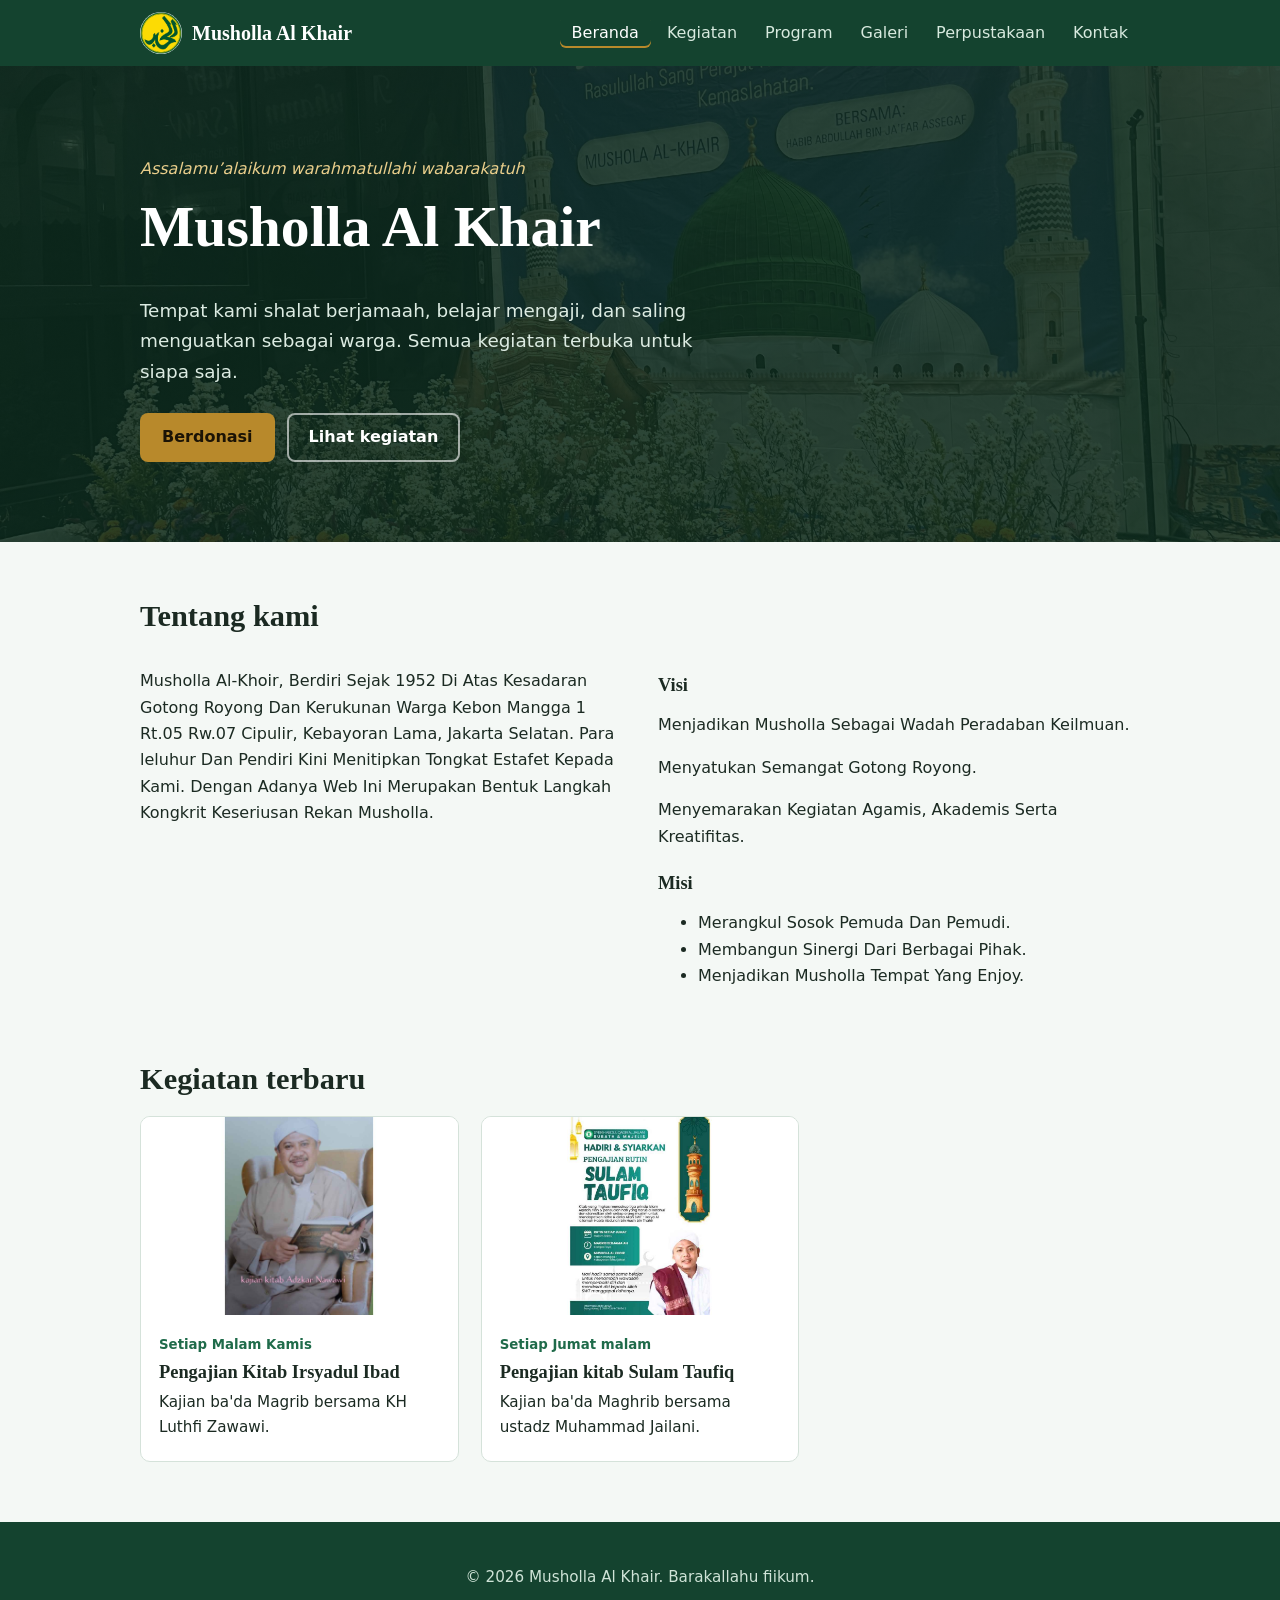
<file: index.html>
<!DOCTYPE html>
<html lang="id">
<head>
<meta charset="UTF-8">
<meta name="viewport" content="width=device-width, initial-scale=1">
<title>Beranda | Musholla Al Khair</title>
<link rel="stylesheet" href="css/base.css">
<link rel="stylesheet" href="css/content.css">
</head>
<body data-page="index">
<header id="site-header"></header>
<main>
<section class="hero">
  <div class="wrap">
    <p class="salam">Assalamu’alaikum warahmatullahi wabarakatuh</p>
    <h1>Musholla Al Khair</h1>
    <p class="lead">Tempat kami shalat berjamaah, belajar mengaji, dan saling menguatkan sebagai warga. Semua kegiatan terbuka untuk siapa saja.</p>
    <div class="btns"><a class="btn" href="program.html#donasi">Berdonasi</a><a class="btn ghost" href="kegiatan.html">Lihat kegiatan</a></div>
  </div>
</section>
<section class="wrap block">
  <h2>Tentang kami</h2>
  <div class="two">
    <p>Musholla Al-Khoir, Berdiri Sejak 1952 Di Atas Kesadaran Gotong Royong Dan Kerukunan Warga Kebon Mangga 1 Rt.05 Rw.07 Cipulir, Kebayoran Lama, Jakarta Selatan. Para leluhur Dan Pendiri Kini Menitipkan Tongkat Estafet Kepada Kami. Dengan Adanya Web Ini Merupakan Bentuk Langkah Kongkrit Keseriusan Rekan Musholla.</p>
    <div><h3>Visi</h3><p>Menjadikan Musholla Sebagai Wadah Peradaban Keilmuan.</p><p>Menyatukan Semangat Gotong Royong.</p><p>Menyemarakan Kegiatan Agamis, Akademis Serta Kreatifitas.</p><h3>Misi</h3><ul><li>Merangkul Sosok Pemuda Dan Pemudi.</li><li>Membangun Sinergi Dari Berbagai Pihak.</li><li>Menjadikan Musholla Tempat Yang Enjoy.</li></ul></div>
  </div>
</section>
<section class="wrap block">
  <h2>Kegiatan terbaru</h2>
  <div class="grid" data-src="Data/kegiatan.json" data-type="kegiatan" data-limit="3"></div>
</section>
</main>
<footer id="site-footer"></footer>
<script src="js/script.js"></script>
</body>
</html>
</file>
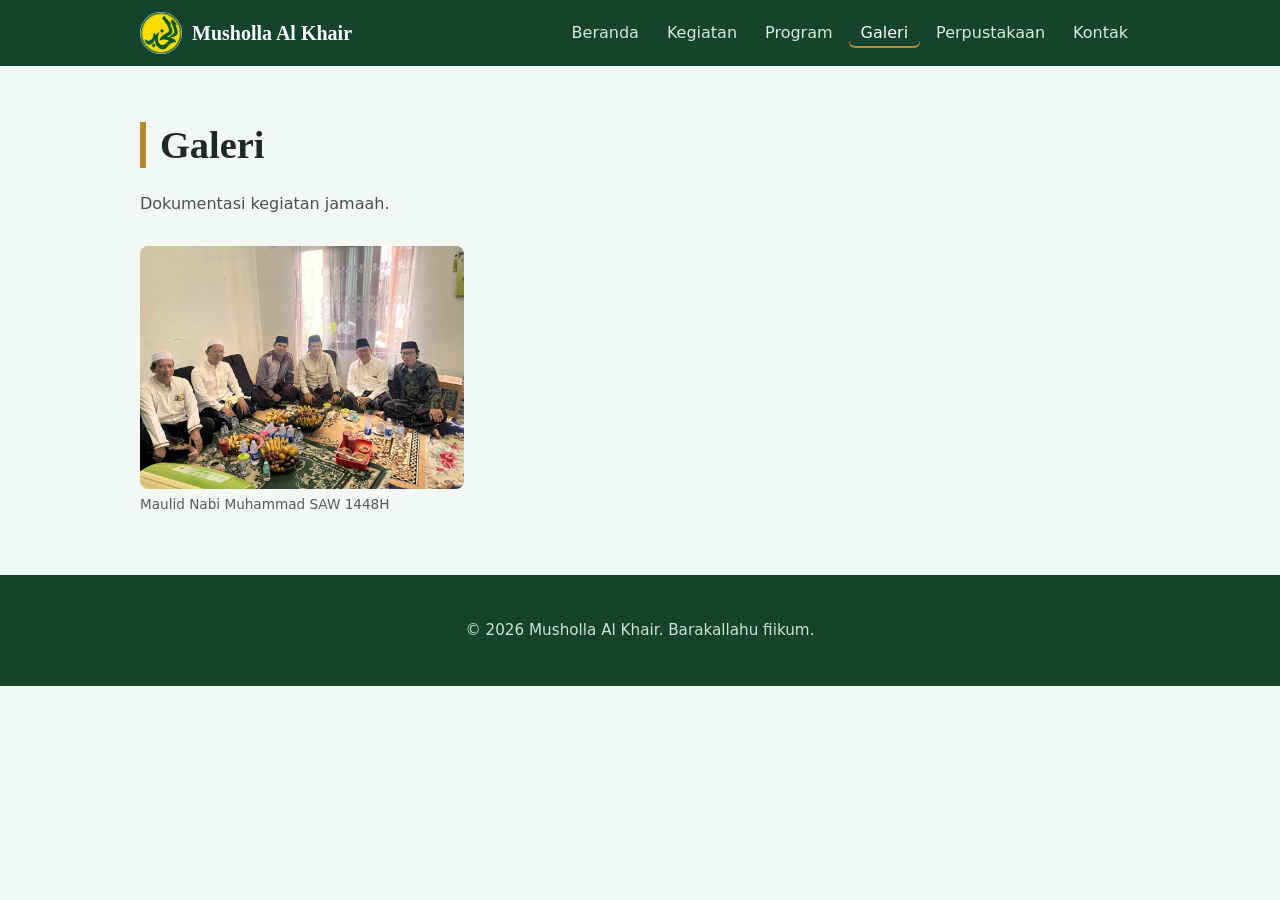
<file: galeri.html>
<!DOCTYPE html>
<html lang="id">
<head>
<meta charset="UTF-8">
<meta name="viewport" content="width=device-width, initial-scale=1">
<title>Galeri | Musholla Al Khair</title>
<link rel="stylesheet" href="css/base.css">
<link rel="stylesheet" href="css/content.css">
</head>
<body data-page="galeri">
<header id="site-header"></header>
<main>
<section class="wrap block"><h1 class="ph">Galeri</h1><p class="lead dark">Dokumentasi kegiatan jamaah.</p>
<div class="gallery" data-src="Data/galeri.json" data-type="galeri"></div></section>
</main>
<footer id="site-footer"></footer>
<script src="js/script.js"></script>
</body>
</html>
</file>
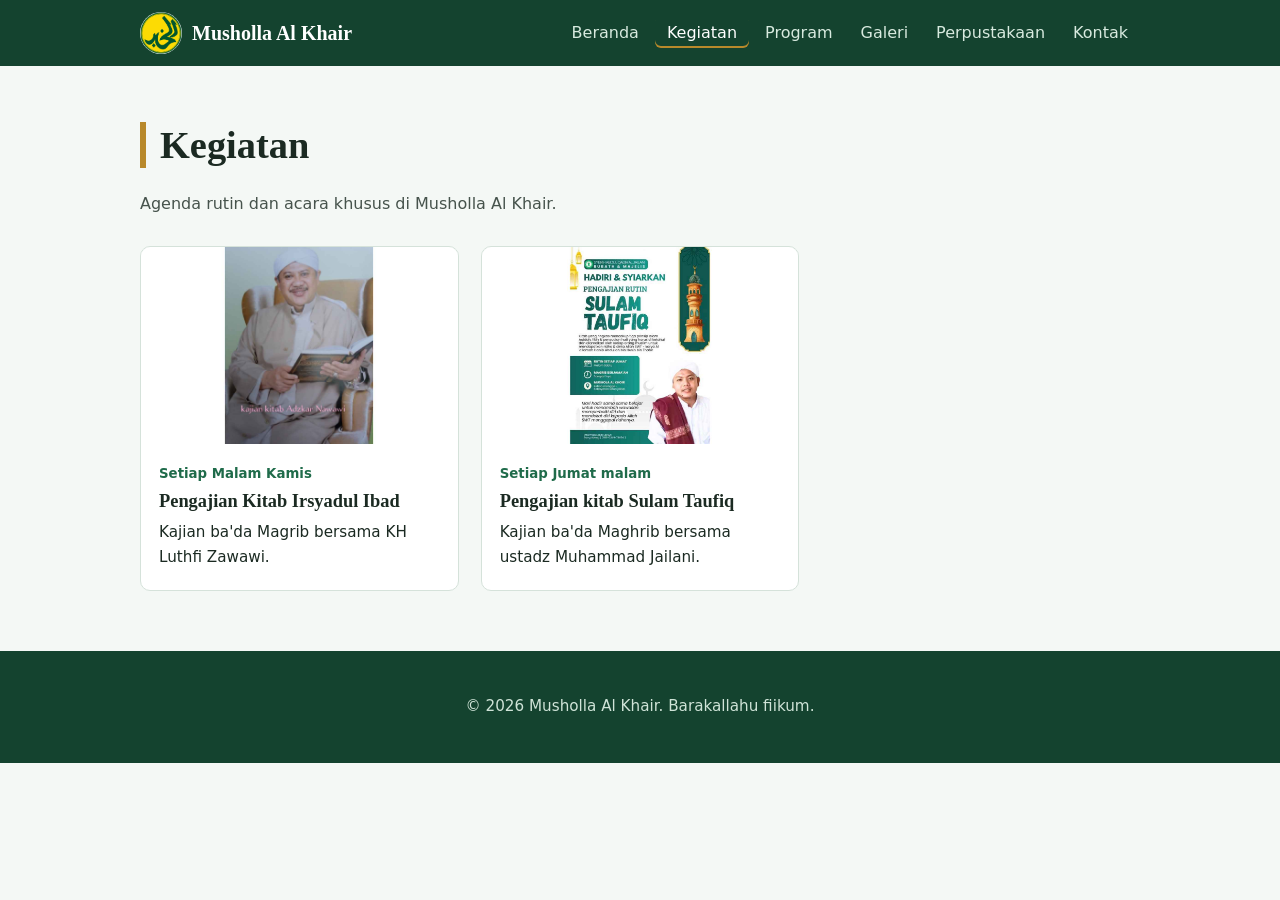
<file: kegiatan.html>
<!DOCTYPE html>
<html lang="id">
<head>
<meta charset="UTF-8">
<meta name="viewport" content="width=device-width, initial-scale=1">
<title>Kegiatan | Musholla Al Khair</title>
<link rel="stylesheet" href="css/base.css">
<link rel="stylesheet" href="css/content.css">
</head>
<body data-page="kegiatan">
<header id="site-header"></header>
<main>
<section class="wrap block"><h1 class="ph">Kegiatan</h1><p class="lead dark">Agenda rutin dan acara khusus di Musholla Al Khair.</p>
<div class="grid" data-src="Data/kegiatan.json" data-type="kegiatan"></div></section>
</main>
<footer id="site-footer"></footer>
<script src="js/script.js"></script>
</body>
</html>
</file>
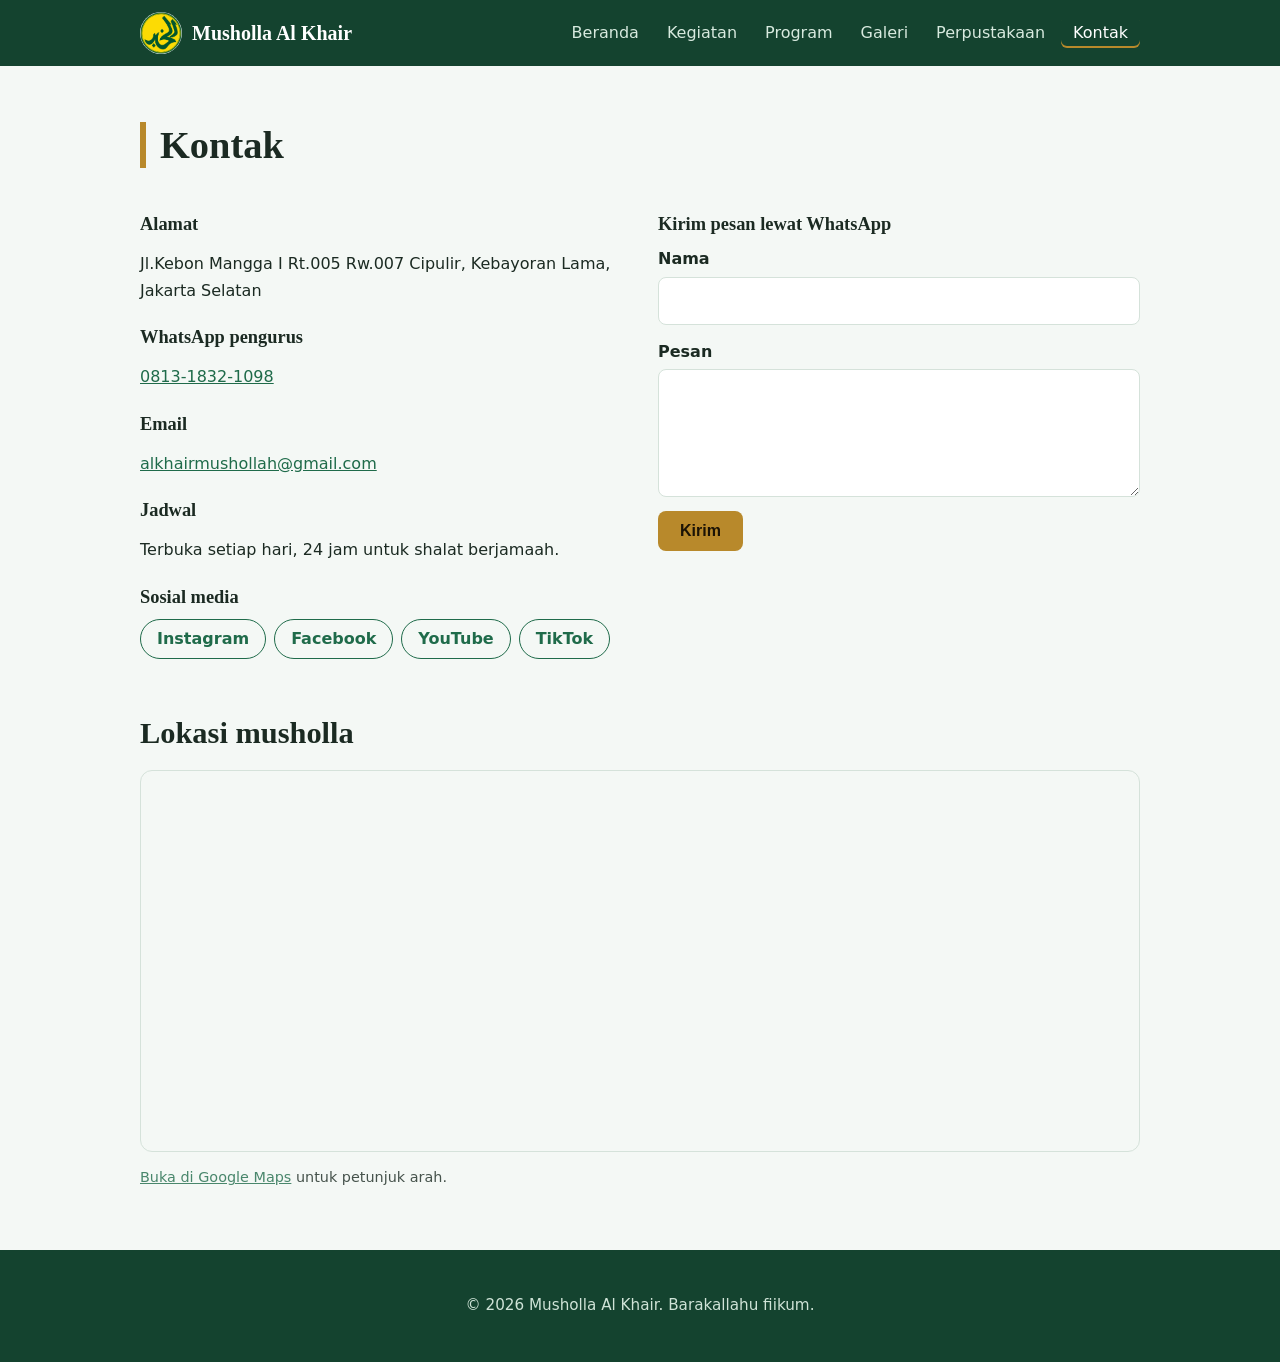
<file: kontak.html>
<!DOCTYPE html>
<html lang="id">
<head>
<meta charset="UTF-8">
<meta name="viewport" content="width=device-width, initial-scale=1">
<title>Kontak | Musholla Al Khair</title>
<link rel="stylesheet" href="css/base.css">
<link rel="stylesheet" href="css/content.css">
</head>
<body data-page="kontak">
<header id="site-header"></header>
<main>
<section class="wrap block"><h1 class="ph">Kontak</h1>
<div class="two">
  <div><h3>Alamat</h3><p>Jl.Kebon Mangga I Rt.005 Rw.007 Cipulir, Kebayoran Lama, Jakarta Selatan</p>
  <h3>WhatsApp pengurus</h3><p><a href="https://wa.me/6281318321098">0813-1832-1098</a></p>
  <h3>Email</h3><p><a href="mailto:alkhairmushollah@gmail.com">alkhairmushollah@gmail.com</a></p>
  <h3>Jadwal</h3><p>Terbuka setiap hari, 24 jam untuk shalat berjamaah.</p>
  <h3>Sosial media</h3>
  <ul class="sosmed">
    <li><a href="https://instagram.com/alkhair_prjct" target="_blank" rel="noopener">Instagram</a></li>
    <li><a href="https://facebook.com/alkhair.musholla" target="_blank" rel="noopener">Facebook</a></li>
    <li><a href="https://youtube.com/@alkhair-musholla" target="_blank" rel="noopener">YouTube</a></li>
    <li><a href="https://tiktok.com/@alkhair_musholla" target="_blank" rel="noopener">TikTok</a></li>
  </ul></div>
  <div><h3>Kirim pesan lewat WhatsApp</h3>
  <form id="waform"><label>Nama<input name="nama" required></label><label>Pesan<textarea name="pesan" rows="4" required></textarea></label><button class="btn" type="submit">Kirim</button></form></div>
</div></section>
<section class="wrap block" id="peta">
  <h2>Lokasi musholla</h2>
  <div class="peta"><iframe title="Peta lokasi Musholla Al Khair" src="https://www.google.com/maps/embed?pb=!1m18!1m12!1m3!1d63456.98145972457!2d106.71663568519365!3d-6.255649545501476!2m3!1f0!2f0!3f0!3m2!1i1024!2i768!4f13.1!3m3!1m2!1s0x2e69f1f5f1767aef%3A0x441245a00225a59f!2sMusala%20Al%20Khair!5e0!3m2!1sid!2sid!4v1790192789453!5m2!1sid!2sid" width="400" height="300" style="border:0;" allowfullscreen="" loading="lazy" referrerpolicy="strict-origin-when-cross-origin" loading="lazy" referrerpolicy="no-referrer-when-downgrade" allowfullscreen></iframe></div>
  <p class="note"><a href="https://www.google.com/maps/search/?api=1&query=Musholla+Al+Khair" target="_blank" rel="noopener">Buka di Google Maps</a> untuk petunjuk arah.</p>
</section>
</main>
<footer id="site-footer"></footer>
<script src="js/script.js"></script>
</body>
</html>
</file>
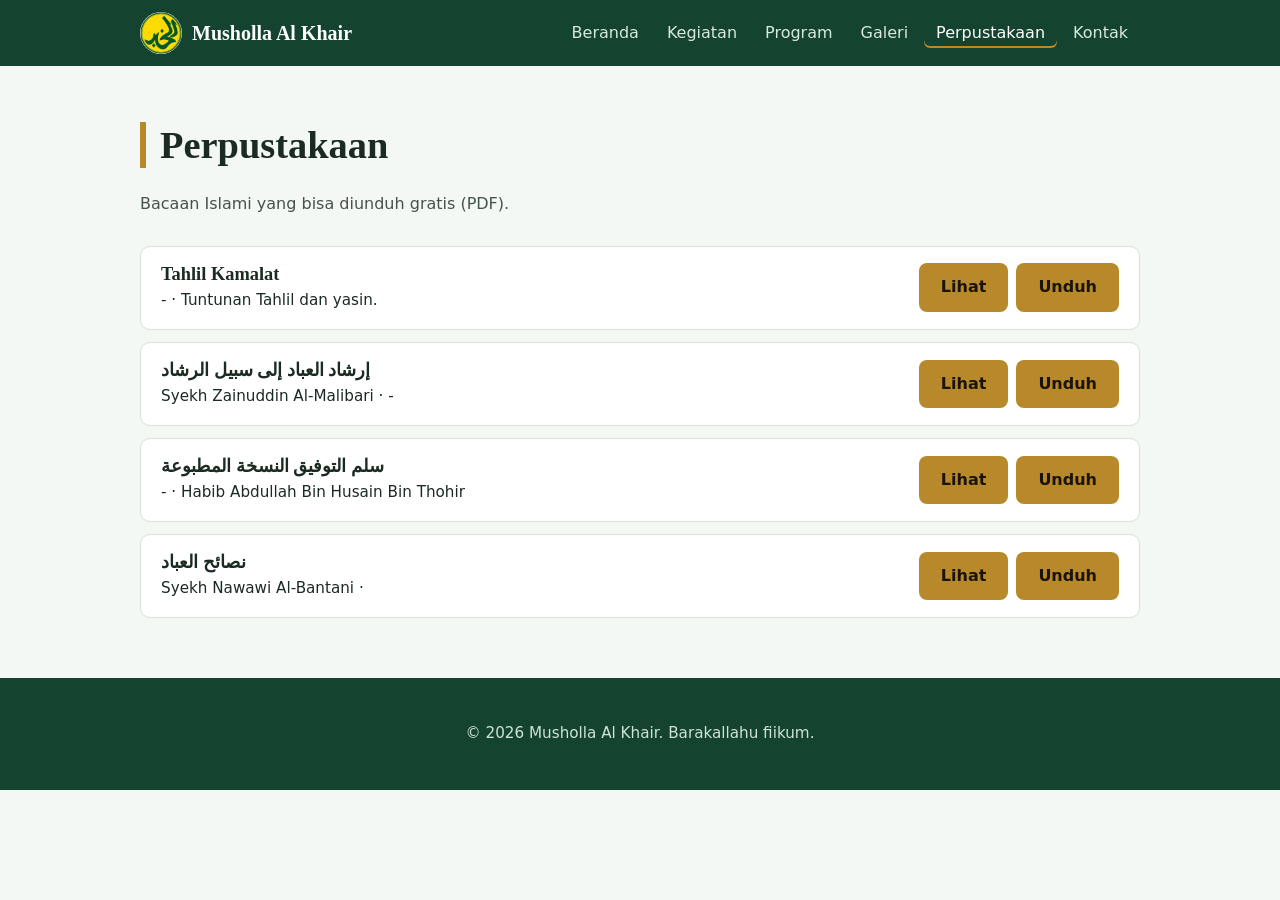
<file: perpustakaan.html>
<!DOCTYPE html>
<html lang="id">
<head>
<meta charset="UTF-8">
<meta name="viewport" content="width=device-width, initial-scale=1">
<title>Perpustakaan | Musholla Al Khair</title>
<link rel="stylesheet" href="css/base.css">
<link rel="stylesheet" href="css/content.css">
</head>
<body data-page="perpustakaan">
<header id="site-header"></header>
<main>
<section class="wrap block"><h1 class="ph">Perpustakaan</h1><p class="lead dark">Bacaan Islami yang bisa diunduh gratis (PDF).</p>
<div class="list" data-src="Data/perpustakaan.json" data-type="perpustakaan"></div></section>
</main>
<footer id="site-footer"></footer>
<script src="js/script.js"></script>
</body>
</html>
</file>
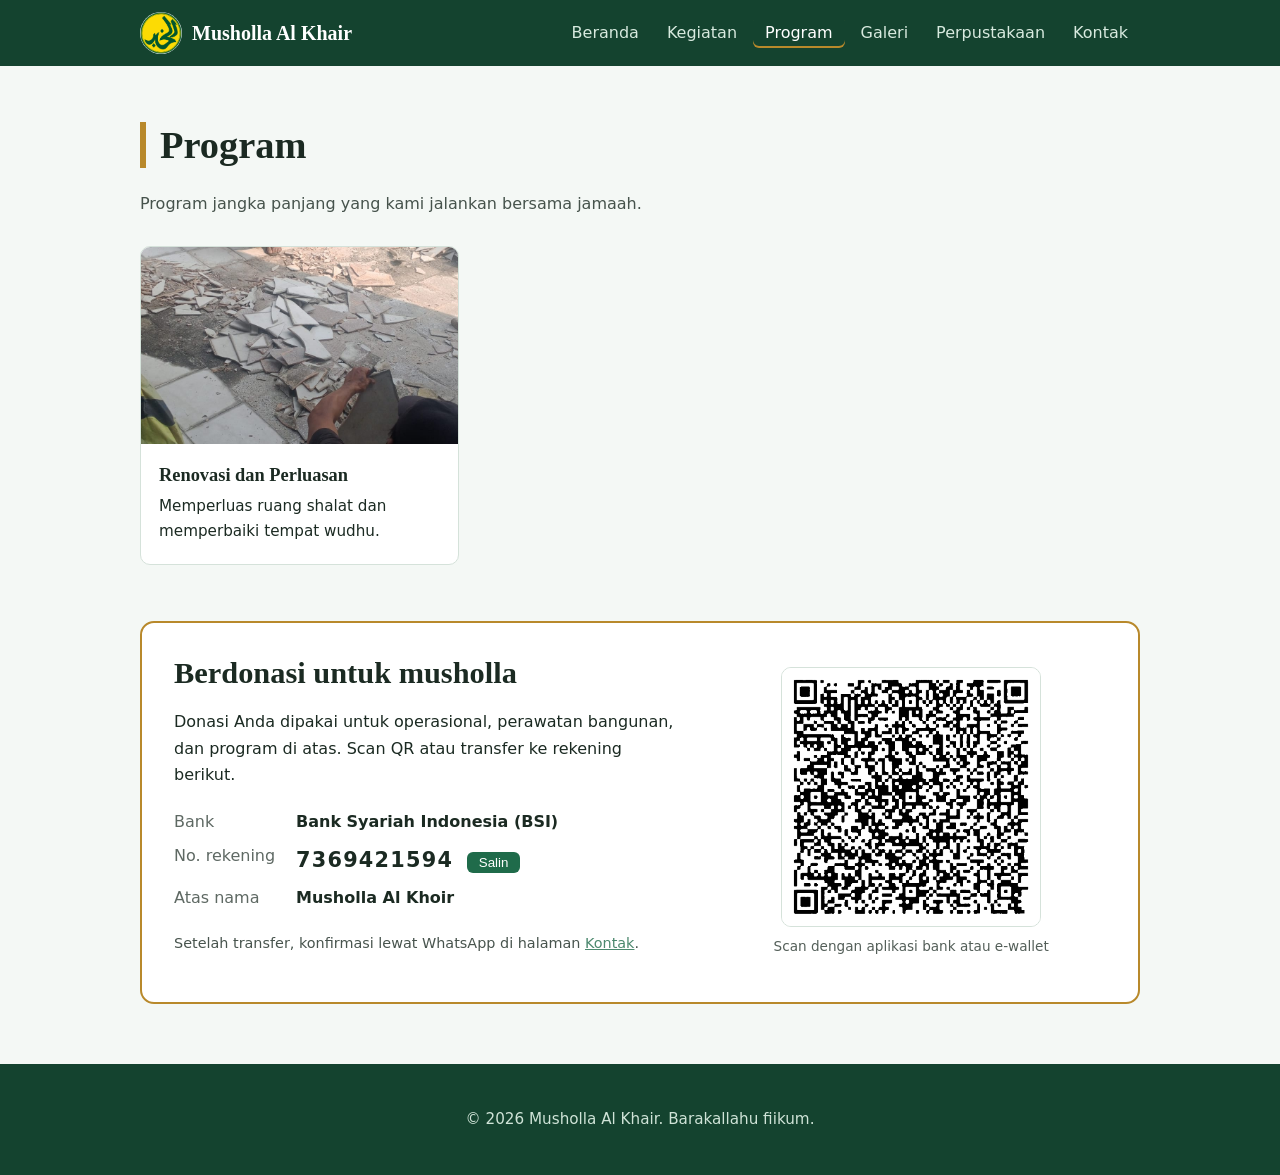
<file: program.html>
<!DOCTYPE html>
<html lang="id">
<head>
<meta charset="UTF-8">
<meta name="viewport" content="width=device-width, initial-scale=1">
<title>Program | Musholla Al Khair</title>
<link rel="stylesheet" href="css/base.css">
<link rel="stylesheet" href="css/content.css">
</head>
<body data-page="program">
<header id="site-header"></header>
<main>
<section class="wrap block"><h1 class="ph">Program</h1><p class="lead dark">Program jangka panjang yang kami jalankan bersama jamaah.</p>
<div class="grid" data-src="Data/program.json" data-type="program"></div></section>
<section class="wrap block" id="donasi">
  <div class="donasi">
    <div>
      <h2>Berdonasi untuk musholla</h2>
      <p>Donasi Anda dipakai untuk operasional, perawatan bangunan, dan program di atas. Scan QR atau transfer ke rekening berikut.</p>
      <dl class="rek">
        <dt>Bank</dt><dd>Bank Syariah Indonesia (BSI)</dd>
        <dt>No. rekening</dt><dd><span id="norek">7369421594</span> <button class="copy" data-copy="norek">Salin</button></dd>
        <dt>Atas nama</dt><dd>Musholla Al Khoir</dd>
      </dl>
      <p class="note">Setelah transfer, konfirmasi lewat WhatsApp di halaman <a href="kontak.html">Kontak</a>.</p>
    </div>
    <figure class="qr"><img src="Aset/Donasi/1.png" alt="QR code donasi Musholla Al Khair"><figcaption>Scan dengan aplikasi bank atau e-wallet</figcaption></figure>
  </div>
</section>
</main>
<footer id="site-footer"></footer>
<script src="js/script.js"></script>
</body>
</html>
</file>
<file: css/base.css>
:root{--hijau:#14432F;--hijau2:#1F6B4A;--emas:#B8892B;--bg:#F4F8F5;--teks:#1B2A22;--putih:#fff;--garis:#D5E2DA}
@media(prefers-color-scheme:dark){:root{--bg:#0E1B15;--teks:#E6EFEA;--putih:#16261E;--garis:#284236}}
*{box-sizing:border-box}
html{scroll-behavior:smooth}
body{margin:0;font:16px/1.65 system-ui,-apple-system,"Segoe UI",Roboto,sans-serif;background:var(--bg);color:var(--teks)}
h1,h2,h3{font-family:Georgia,"Times New Roman",serif;line-height:1.2;margin:0 0 .6em}
h1{font-size:clamp(2.2rem,6vw,3.6rem)}h2{font-size:1.9rem}h3{font-size:1.15rem;margin-top:1.2em}
a{color:var(--hijau2)}img{max-width:100%;display:block}
.wrap{max-width:1040px;margin:0 auto;padding:0 20px}
#site-header{background:var(--hijau);position:sticky;top:0;z-index:10}
.nav{display:flex;align-items:center;justify-content:space-between;gap:16px;max-width:1040px;margin:0 auto;padding:12px 20px;flex-wrap:wrap}
.brand{display:flex;align-items:center;gap:10px;color:#fff;font:700 1.25rem Georgia,serif;text-decoration:none}
.nav ul{display:flex;gap:4px;list-style:none;margin:0;padding:0;flex-wrap:wrap}
.nav ul a{color:#D8EADF;text-decoration:none;padding:6px 12px;border-radius:6px}
.nav ul a:hover{background:rgba(255,255,255,.12)}
.nav ul a.aktif{color:#fff;box-shadow:inset 0 -2px var(--emas)}
a:focus-visible,button:focus-visible,input:focus-visible,textarea:focus-visible{outline:3px solid var(--emas);outline-offset:2px}
#site-footer{background:var(--hijau);color:#CFE3D7;text-align:center;padding:28px 20px;margin-top:60px;font-size:.95rem}
.btn{display:inline-block;background:var(--emas);color:#1B1305;font-weight:600;border:0;border-radius:8px;padding:11px 22px;text-decoration:none;cursor:pointer;font-size:1rem}
.btn.ghost{background:transparent;color:#fff;box-shadow:inset 0 0 0 2px rgba(255,255,255,.6)}
.copy{background:var(--hijau2);color:#fff;border:0;border-radius:6px;padding:3px 12px;cursor:pointer;margin-left:8px}
.brand img{width:42px;height:42px;object-fit:contain;border-radius:50%}
@media(max-width:520px){.brand img{width:34px;height:34px}.brand{font-size:1.1rem}}
</file>
<file: css/content.css>
.hero{background:linear-gradient(rgba(10,40,28,.86),rgba(10,40,28,.86)),url(../Aset/Kegiatan/4.jpg) center/cover var(--hijau);color:#fff;padding:90px 0 80px}
.hero .salam{color:#E9CE8B;font-style:italic;margin:0 0 10px}
.hero .lead{max-width:560px;font-size:1.15rem;color:#DCEBE2}
.btns{display:flex;gap:12px;flex-wrap:wrap;margin-top:26px}
.block{padding-top:56px}
.ph{font-size:2.4rem;border-left:6px solid var(--emas);padding-left:14px}
.lead.dark{max-width:600px;margin-bottom:28px;opacity:.8}
.two{display:grid;grid-template-columns:1fr 1fr;gap:36px}
.grid{display:grid;grid-template-columns:repeat(auto-fill,minmax(270px,1fr));gap:22px}
.card{background:var(--putih);border:1px solid var(--garis);border-radius:10px;overflow:hidden}
.card img{width:100%;aspect-ratio:16/10;object-fit:cover;background:var(--garis)}
.card div{padding:16px 18px 20px}
.card h3{margin:.2em 0 .4em}
.card small{color:var(--hijau2);font-weight:600}
.card p{margin:0;font-size:.95rem}
.gallery{columns:3 240px;column-gap:14px}
.gallery figure{margin:0 0 14px;break-inside:avoid}
.gallery img{width:100%;border-radius:8px;background:var(--garis);min-height:120px}
.gallery figcaption{font-size:.85rem;opacity:.75;padding-top:4px}
.list .item{display:flex;justify-content:space-between;align-items:center;gap:16px;background:var(--putih);border:1px solid var(--garis);border-radius:10px;padding:16px 20px;margin-bottom:12px;flex-wrap:wrap}
.list h3{margin:0}.list p{margin:.2em 0 0;font-size:.95rem}
.donasi{display:grid;grid-template-columns:1.3fr 1fr;gap:36px;align-items:center;background:var(--putih);border:2px solid var(--emas);border-radius:14px;padding:32px}
.rek{display:grid;grid-template-columns:110px 1fr;gap:8px 12px;margin:20px 0}
.rek dt{opacity:.7}.rek dd{margin:0;font-weight:600}
#norek{font-size:1.3rem;letter-spacing:.06em}
.note{font-size:.9rem;opacity:.8}
.qr{margin:0;text-align:center}
.qr img{width:100%;max-width:260px;margin:0 auto;border:1px solid var(--garis);border-radius:10px;background:#fff}
.qr figcaption{font-size:.85rem;margin-top:8px;opacity:.75}
form label{display:block;margin-bottom:14px;font-weight:600}
form input,form textarea{display:block;width:100%;margin-top:4px;padding:10px 12px;font:inherit;border:1px solid var(--garis);border-radius:8px;background:var(--putih);color:inherit}
.pesan{padding:18px;border:1px dashed var(--emas);border-radius:8px}
@media(max-width:720px){.two,.donasi{grid-template-columns:1fr}.donasi{padding:22px}.hero{padding:60px 0}}
@media(prefers-reduced-motion:reduce){html{scroll-behavior:auto}}
.sosmed{list-style:none;margin:0;padding:0;display:flex;flex-wrap:wrap;gap:8px}
.sosmed a{display:inline-block;padding:6px 16px;border:1px solid var(--hijau2);border-radius:999px;text-decoration:none;font-weight:600}
.sosmed a:hover{background:var(--hijau2);color:#fff}
.peta{border:1px solid var(--garis);border-radius:12px;overflow:hidden;margin-bottom:10px}
.peta iframe{display:block;width:100%;height:380px;border:0}
</file>
